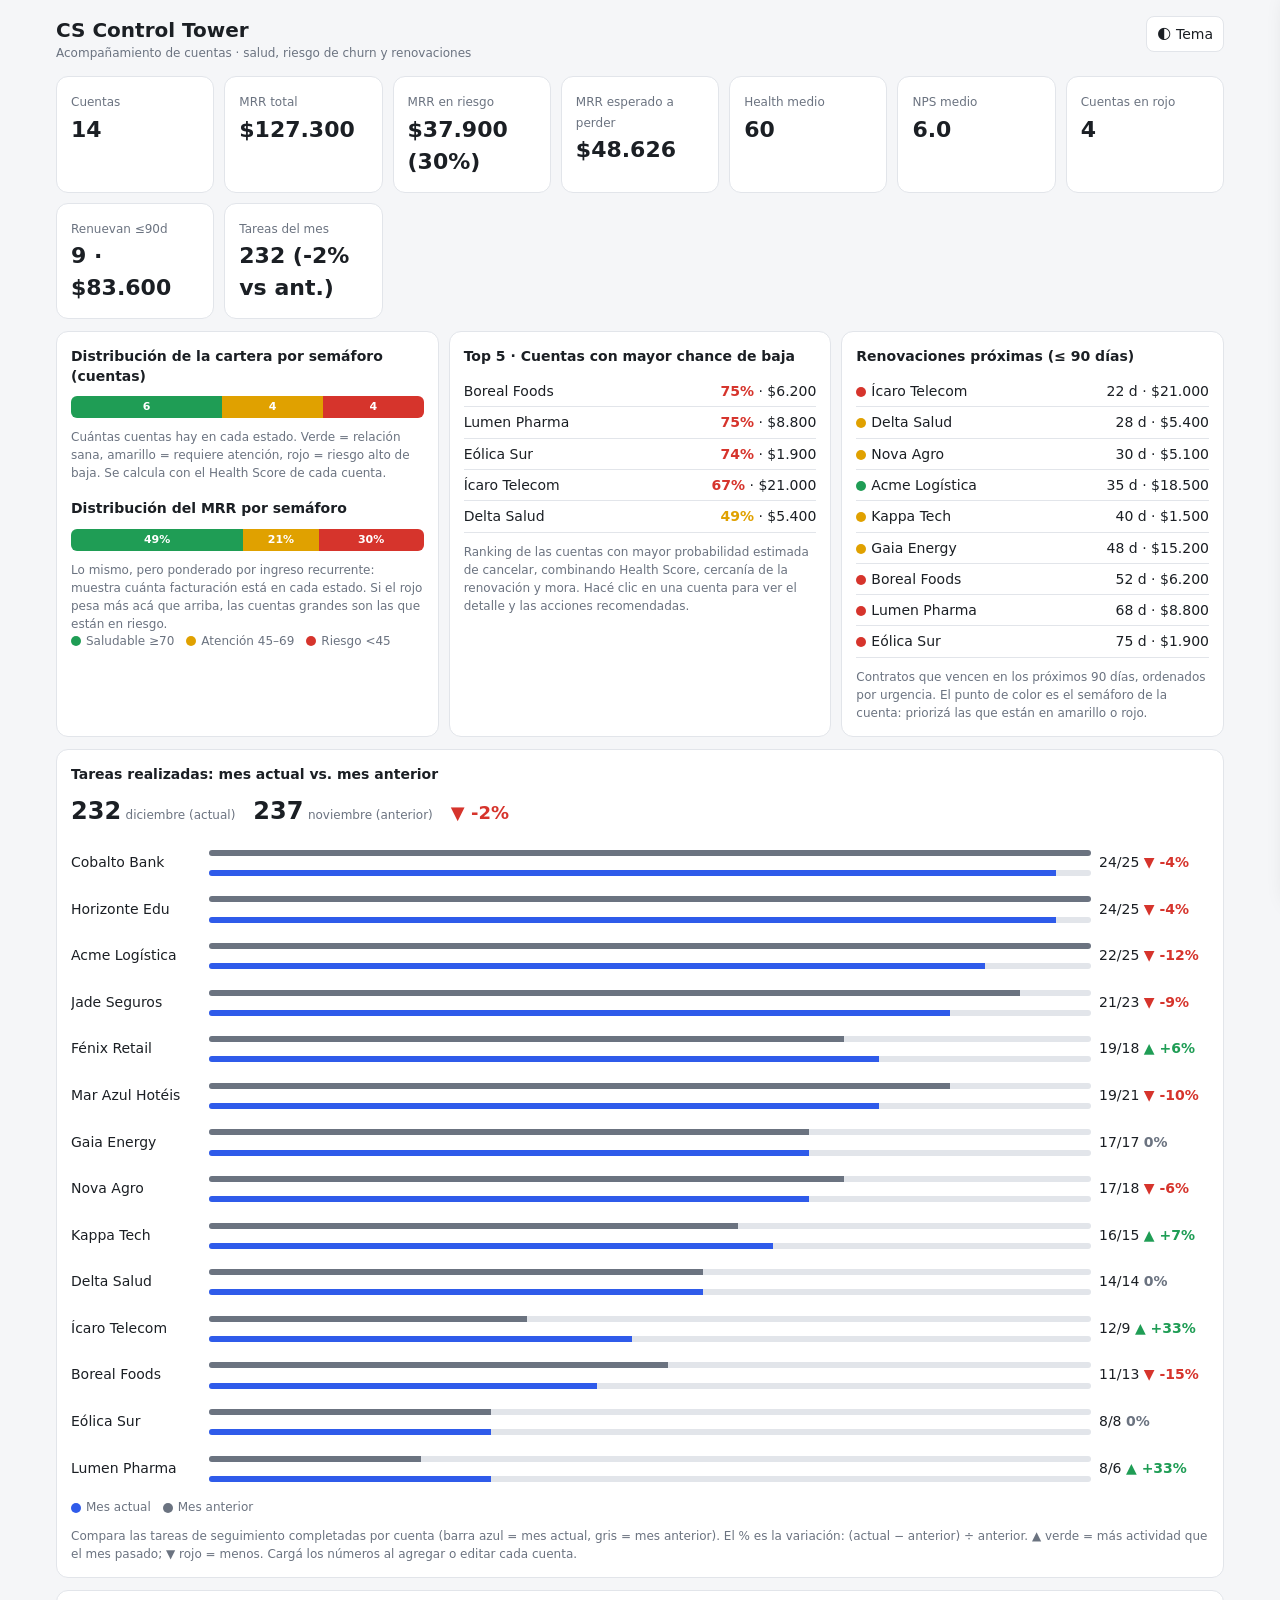
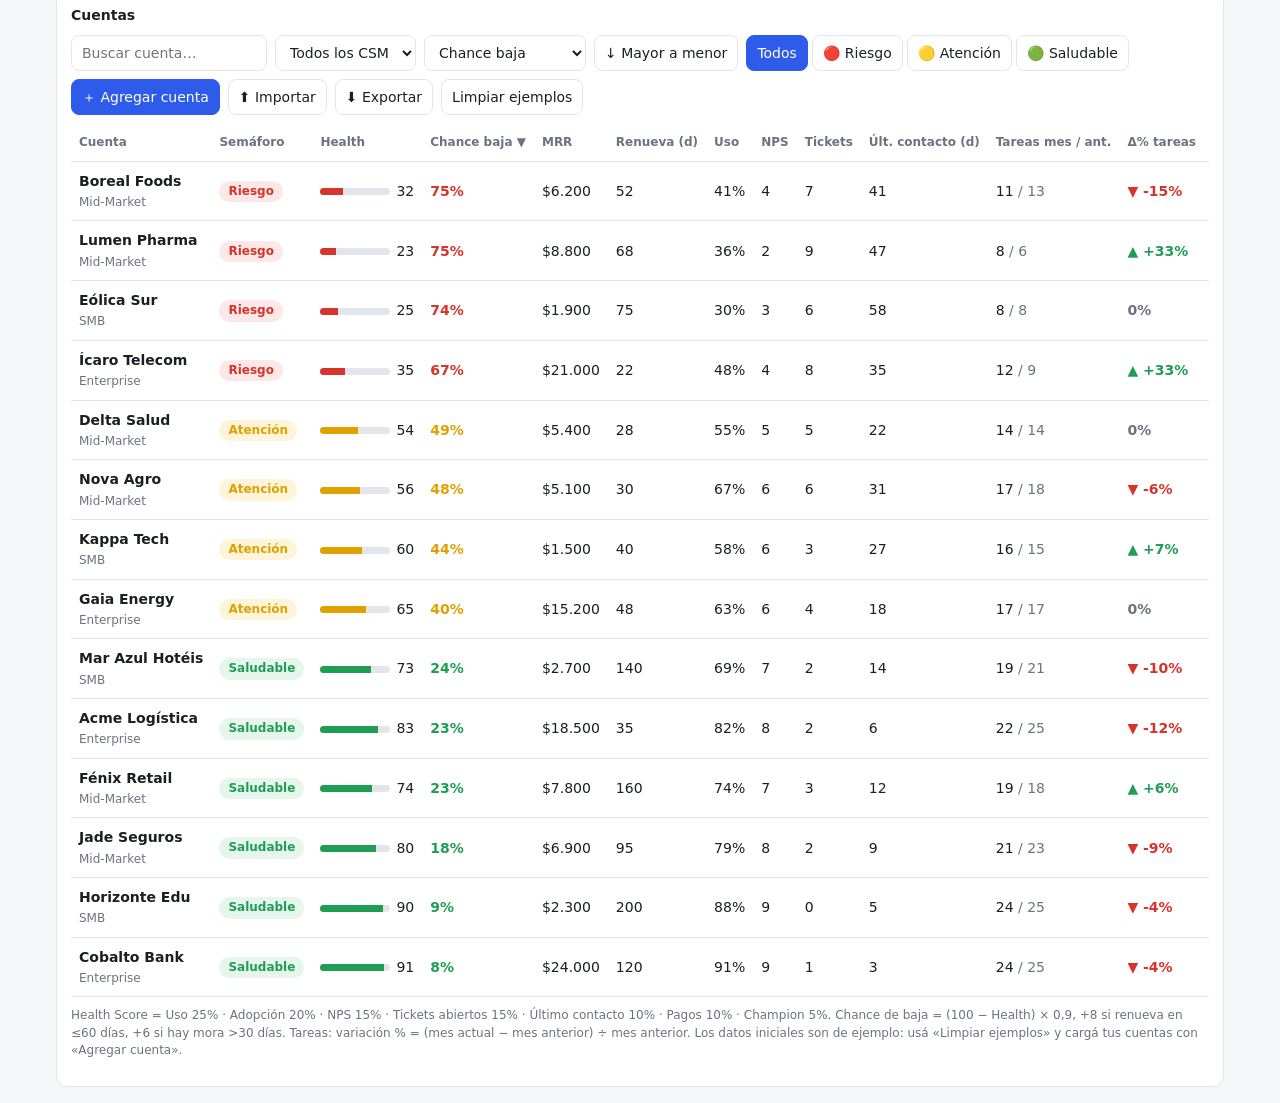
<file: index.html>
<!DOCTYPE html>
<html lang="es">
<head>
<meta charset="utf-8">
<meta name="viewport" content="width=device-width, initial-scale=1, viewport-fit=cover">
<title>CS Control Tower · Acompañamiento de cuentas</title>
<style>
:root{--bg:#f5f6f8;--card:#fff;--tx:#1b1f24;--mut:#6b7380;--bd:#e2e5ea;--g:#1f9d55;--y:#e0a100;--r:#d6342c;--ac:#2f5bea;--gs:#e6f6ec;--ys:#fdf4d9;--rs:#fce8e6;
box-sizing:border-box;padding-top:env(safe-area-inset-top,0px);padding-bottom:env(safe-area-inset-bottom,0px)}
@media(prefers-color-scheme:dark){:root:not([data-theme="light"]){--bg:#12151a;--card:#1b2027;--tx:#e8ebef;--mut:#98a1ad;--bd:#2c333d;--gs:#16301f;--ys:#3a2f0c;--rs:#3b1816;--ac:#6f8dff}}
:root[data-theme="dark"]{--bg:#12151a;--card:#1b2027;--tx:#e8ebef;--mut:#98a1ad;--bd:#2c333d;--gs:#16301f;--ys:#3a2f0c;--rs:#3b1816;--ac:#6f8dff}
*{box-sizing:border-box}html{scroll-padding-top:env(safe-area-inset-top,0px)}
body{margin:0;background:var(--bg);color:var(--tx);font:14px/1.45 system-ui,-apple-system,"Segoe UI",Roboto,sans-serif}
.w{max-width:1200px;margin:0 auto;padding:16px}
header{display:flex;flex-wrap:wrap;gap:10px;align-items:center;justify-content:space-between;margin-bottom:14px}
h1{font-size:20px;margin:0}h1 small{display:block;font-weight:400;color:var(--mut);font-size:12px}
.card{background:var(--card);border:1px solid var(--bd);border-radius:12px;padding:14px}
.kpis{display:grid;grid-template-columns:repeat(auto-fit,minmax(150px,1fr));gap:10px;margin-bottom:12px}
.kpi b{display:block;font-size:22px;margin-top:2px}.kpi span{color:var(--mut);font-size:12px}
.row{display:grid;grid-template-columns:repeat(auto-fit,minmax(300px,1fr));gap:10px;margin-bottom:12px}
h2{font-size:14px;margin:0 0 10px}
.bar{display:flex;height:22px;border-radius:6px;overflow:hidden;margin:6px 0}
.bar i{display:block;color:#fff;font:600 11px/22px system-ui;text-align:center;font-style:normal}
.leg{display:flex;gap:12px;flex-wrap:wrap;color:var(--mut);font-size:12px}
.dot{display:inline-block;width:10px;height:10px;border-radius:50%;margin-right:5px;vertical-align:middle}
.G{background:var(--g)}.Y{background:var(--y)}.R{background:var(--r)}
.tools{display:flex;flex-wrap:wrap;gap:8px;margin-bottom:10px}
input,select,button{font:inherit;color:var(--tx);background:var(--card);border:1px solid var(--bd);border-radius:8px;padding:7px 10px}
button{cursor:pointer}button.on{background:var(--ac);color:#fff;border-color:var(--ac)}
.tw{overflow-x:auto}table{width:100%;border-collapse:collapse;min-width:760px}
th,td{padding:9px 8px;border-bottom:1px solid var(--bd);text-align:left;white-space:nowrap}
th{font-size:12px;color:var(--mut);cursor:pointer;user-select:none}tr.r{cursor:pointer}tr.r:hover{background:var(--bg)}
.pill{display:inline-block;padding:2px 9px;border-radius:99px;font-size:12px;font-weight:600}
.pG{background:var(--gs);color:var(--g)}.pY{background:var(--ys);color:var(--y)}.pR{background:var(--rs);color:var(--r)}
.mb{display:inline-block;width:70px;height:7px;background:var(--bd);border-radius:4px;vertical-align:middle;margin-right:6px;overflow:hidden}
.mb i{display:block;height:100%}
#dr{position:fixed;inset:0 0 0 auto;width:min(420px,100%);background:var(--card);border-left:1px solid var(--bd);box-shadow:-8px 0 24px #0003;transform:translateX(105%);transition:.2s;overflow:auto;padding:16px;padding-top:calc(16px + env(safe-area-inset-top,0px));z-index:5}
#dr.o{transform:none}
.m{margin:8px 0}.m div{display:flex;justify-content:space-between;font-size:12px;color:var(--mut)}
.m .mb{width:100%;height:8px;margin:3px 0 0;display:block}
ul{padding-left:18px;margin:6px 0}
.note{color:var(--mut);font-size:12px;margin-top:10px}
.ds{color:var(--mut);font-size:12px;margin:10px 0 0;line-height:1.5}
.fm{display:grid;grid-template-columns:repeat(auto-fit,minmax(150px,1fr));gap:8px}.fm label{font-size:12px;color:var(--mut);display:flex;flex-direction:column;gap:3px}.fm input,.fm select{width:100%}
.dlt{color:var(--r)}
</style>
</head>
<body>
<div class="w">
<header>
<h1>CS Control Tower<small>Acompañamiento de cuentas · salud, riesgo de churn y renovaciones</small></h1>
<div class="tools"><button id="th">🌓 Tema</button></div>
</header>
<div class="kpis" id="kpis"></div>
<div class="row">
<div class="card"><h2>Distribución de la cartera por semáforo (cuentas)</h2><div id="b1"></div><p class="ds">Cuántas cuentas hay en cada estado. Verde = relación sana, amarillo = requiere atención, rojo = riesgo alto de baja. Se calcula con el Health Score de cada cuenta.</p><h2 style="margin-top:16px">Distribución del MRR por semáforo</h2><div id="b2"></div><p class="ds">Lo mismo, pero ponderado por ingreso recurrente: muestra cuánta facturación está en cada estado. Si el rojo pesa más acá que arriba, las cuentas grandes son las que están en riesgo.</p>
<div class="leg"><span><i class="dot G"></i>Saludable ≥70</span><span><i class="dot Y"></i>Atención 45–69</span><span><i class="dot R"></i>Riesgo &lt;45</span></div></div>
<div class="card"><h2>Top 5 · Cuentas con mayor chance de baja</h2><div id="top"></div><p class="ds">Ranking de las cuentas con mayor probabilidad estimada de cancelar, combinando Health Score, cercanía de la renovación y mora. Hacé clic en una cuenta para ver el detalle y las acciones recomendadas.</p></div>
<div class="card"><h2>Renovaciones próximas (≤ 90 días)</h2><div id="ren"></div><p class="ds">Contratos que vencen en los próximos 90 días, ordenados por urgencia. El punto de color es el semáforo de la cuenta: priorizá las que están en amarillo o rojo.</p></div>
</div>
<div class="card" style="margin-bottom:12px"><h2>Tareas realizadas: mes actual vs. mes anterior</h2><div id="tkb"></div><div class="leg" style="margin-top:8px"><span><i class="dot" style="background:var(--ac)"></i>Mes actual</span><span><i class="dot" style="background:var(--mut)"></i>Mes anterior</span></div><p class="ds">Compara las tareas de seguimiento completadas por cuenta (barra azul = mes actual, gris = mes anterior). El % es la variación: (actual − anterior) ÷ anterior. ▲ verde = más actividad que el mes pasado; ▼ rojo = menos. Cargá los números al agregar o editar cada cuenta.</p></div>
<div class="card">
<h2>Cuentas</h2>
<div class="tools">
<input id="q" placeholder="Buscar cuenta…">
<select id="csm"><option value="">Todos los CSM</option></select><select id="sk" title="Ordenar por"></select><button id="sd"></button>
<span id="fs"></span><button class="on" onclick="fo()">＋ Agregar cuenta</button><button onclick="io()">⬆ Importar</button><button onclick="ex(1)">⬇ Exportar</button><button onclick="cf(this,clr)">Limpiar ejemplos</button>
</div>
<div class="tw"><table><thead><tr id="hd"></tr></thead><tbody id="tb"></tbody></table></div>
<p class="note">Health Score = Uso 25% · Adopción 20% · NPS 15% · Tickets abiertos 15% · Último contacto 10% · Pagos 10% · Champion 5%. Chance de baja = (100 − Health) × 0,9, +8 si renueva en ≤60 días, +6 si hay mora &gt;30 días. Tareas: variación % = (mes actual − mes anterior) ÷ mes anterior. Los datos iniciales son de ejemplo: usá «Limpiar ejemplos» y cargá tus cuentas con «Agregar cuenta».</p>
</div>
</div>
<dialog id="id" style="border:1px solid var(--bd);border-radius:12px;background:var(--card);color:var(--tx);max-width:720px;width:calc(100% - 24px);padding:16px"><h2 style="font-size:17px">Importar cuentas (carga masiva)</h2><p class="ds" style="margin-top:0">Pegá las filas desde Excel o Google Sheets, o subí un archivo CSV. Orden de columnas: <b>Cuenta, CSM, Plan, MRR, Renueva en (días), Uso %, Adopción %, NPS, Tickets, Últ. contacto (d), Mora (d), Champion (Sí/No), Tareas mes actual, Tareas mes anterior</b>. La fila de títulos es opcional. Si el nombre ya existe, la cuenta se <b>actualiza</b>; si no, se <b>agrega</b>. Para editar en masa: exportá, cambiá en Excel y volvé a importar.</p><input type="file" id="imf" accept=".csv,.tsv,.txt"><textarea id="imt" rows="9" style="width:100%;margin-top:8px;font:12px monospace;color:var(--tx);background:var(--bg);border:1px solid var(--bd);border-radius:8px;padding:8px" placeholder="Acme Logística	Ana	Enterprise	18500	35	82	76	8	2	6	0	Sí	22	18"></textarea><p id="ie" class="ds"></p><div class="tools" style="margin-top:8px"><button class="on" onclick="imp()">Importar</button><button onclick="ex(0)">⬇ Plantilla CSV</button><button onclick="document.getElementById('id').close()">Cerrar</button></div></dialog>
<dialog id="fd" style="border:1px solid var(--bd);border-radius:12px;background:var(--card);color:var(--tx);max-width:600px;width:calc(100% - 24px);padding:16px"><h2 id="ft" style="font-size:17px">Agregar cuenta</h2><div class="fm" id="ff"></div><p class="ds">Mes actual: <b id="m1"></b> · Mes anterior: <b id="m2"></b>. Cargá cuántas tareas realizaste en cada uno para ver la variación %.</p><p id="fe" style="color:var(--r);font-size:12px;margin:6px 0 0"></p><div class="tools" style="margin-top:10px"><button class="on" onclick="sv()">Guardar</button><button onclick="document.getElementById('fd').close()">Cancelar</button></div></dialog>
<aside id="dr"></aside>
<script>
let DATA=[];const SEED=[
["Acme Logística","Ana","Enterprise",18500,35,82,76,8,2,6,0,1],
["Boreal Foods","Bruno","Mid-Market",6200,52,41,38,4,7,41,35,0],
["Cobalto Bank","Ana","Enterprise",24000,120,91,88,9,1,3,0,1],
["Delta Salud","Carla","Mid-Market",5400,28,55,47,5,5,22,12,1],
["Eólica Sur","Bruno","SMB",1900,75,30,25,3,6,58,48,0],
["Fénix Retail","Carla","Mid-Market",7800,160,74,69,7,3,12,0,1],
["Gaia Energy","Ana","Enterprise",15200,48,63,58,6,4,18,0,1],
["Horizonte Edu","Diego","SMB",2300,200,88,81,9,0,5,0,1],
["Ícaro Telecom","Diego","Enterprise",21000,22,48,44,4,8,35,28,0],
["Jade Seguros","Carla","Mid-Market",6900,95,79,72,8,2,9,0,1],
["Kappa Tech","Bruno","SMB",1500,40,58,61,6,3,27,0,0],
["Lumen Pharma","Ana","Mid-Market",8800,68,36,33,2,9,47,40,0],
["Mar Azul Hotéis","Diego","SMB",2700,140,69,64,7,2,14,0,1],
["Nova Agro","Carla","Mid-Market",5100,30,67,50,6,6,31,5,1]
].map(a=>({n:a[0],csm:a[1],plan:a[2],mrr:a[3],ren:a[4],uso:a[5],ado:a[6],nps:a[7],tk:a[8],lc:a[9],mora:a[10],ch:a[11],tm:Math.round(a[5]/6+a[7]),tp:Math.round(a[5]/6+a[7]+(a[3]%7)-3)}));
const cl=(x,a=0,b=100)=>Math.max(a,Math.min(b,x));
function calc(a){
a.m={uso:a.uso,ado:a.ado,nps:a.nps*10,tk:cl(100-a.tk*12),lc:cl(100-a.lc*2.5),pg:cl(100-Math.min(a.mora,60)*1.6),ch:a.ch?100:20};
a.h=Math.round(.25*a.m.uso+.2*a.m.ado+.15*a.m.nps+.15*a.m.tk+.1*a.m.lc+.1*a.m.pg+.05*a.m.ch);
a.p=Math.round(cl((100-a.h)*.9+(a.ren<=60?8:0)+(a.mora>30?6:0),2,97));
a.s=a.h>=70?"G":a.h>=45?"Y":"R";
a.pc=a.tp>0?Math.round((a.tm-a.tp)/a.tp*100):(a.tm>0?100:0);
return a}
const $=id=>document.getElementById(id),fmt=n=>"$"+n.toLocaleString("es-AR"),col={G:"var(--g)",Y:"var(--y)",R:"var(--r)"},lab={G:"Saludable",Y:"Atención",R:"Riesgo"};
const sc=v=>v>=70?"G":v>=45?"Y":"R";
let st={q:"",csm:"",s:"",k:"p",d:-1};
const cols=[["n","Cuenta"],["s","Semáforo"],["h","Health"],["p","Chance baja"],["mrr","MRR"],["ren","Renueva (d)"],["uso","Uso"],["nps","NPS"],["tk","Tickets"],["lc","Últ. contacto (d)"],["tm","Tareas mes / ant."],["pc","Δ% tareas"],["csm","CSM"],["_",""]];
function bar(v,s){return `<span class="mb"><i style="width:${v}%;background:${col[s]}"></i></span>`}
function kpis(){
const T=DATA.reduce((x,a)=>x+a.mrr,0),R=DATA.filter(a=>a.s=="R"),risk=R.reduce((x,a)=>x+a.mrr,0);
const exp=DATA.reduce((x,a)=>x+a.mrr*a.p/100,0),ren=DATA.filter(a=>a.ren<=90);
const nps=(DATA.reduce((x,a)=>x+a.nps,0)/DATA.length).toFixed(1),hs=Math.round(DATA.reduce((x,a)=>x+a.h,0)/DATA.length);
const k=[["Cuentas",DATA.length],["MRR total",fmt(T)],["MRR en riesgo",fmt(risk)+" ("+Math.round(risk/T*100)+"%)"],["MRR esperado a perder",fmt(Math.round(exp))],["Health medio",hs],["NPS medio",nps],["Cuentas en rojo",R.length],["Renuevan ≤90d",ren.length+" · "+fmt(ren.reduce((x,a)=>x+a.mrr,0))],["Tareas del mes",tt().a+" ("+tt().s+" vs ant.)"]];
$("kpis").innerHTML=k.map(x=>`<div class="card kpi"><span>${x[0]}</span><b>${x[1]}</b></div>`).join("");
const seg=(f)=>["G","Y","R"].map(s=>{const v=DATA.filter(a=>a.s==s).reduce((x,a)=>x+f(a),0);return[s,v]});
const draw=(el,f,tot,u)=>$(el).innerHTML=`<div class="bar">${seg(f).filter(x=>x[1]).map(x=>`<i class="${x[0]}" style="width:${x[1]/tot*100}%">${u(x[1])}</i>`).join("")}</div>`;
draw("b1",()=>1,DATA.length,v=>v);draw("b2",a=>a.mrr,T,v=>Math.round(v/T*100)+"%");
$("top").innerHTML=[...DATA].sort((a,b)=>b.p-a.p).slice(0,5).map(a=>`<div style="display:flex;justify-content:space-between;gap:8px;padding:5px 0;border-bottom:1px solid var(--bd);cursor:pointer" onclick="op('${a.n}')"><span>${a.n}</span><span><b style="color:${col[a.s]}">${a.p}%</b> · ${fmt(a.mrr)}</span></div>`).join("");
$("ren").innerHTML=[...ren].sort((a,b)=>a.ren-b.ren).map(a=>`<div style="display:flex;justify-content:space-between;gap:8px;padding:5px 0;border-bottom:1px solid var(--bd);cursor:pointer" onclick="op('${a.n}')"><span><i class="dot ${a.s}"></i>${a.n}</span><span>${a.ren} d · ${fmt(a.mrr)}</span></div>`).join("");
}
function table(){$("sk").value=st.k;$("sd").textContent=st.d>0?"↑ Menor a mayor":"↓ Mayor a menor";
$("hd").innerHTML=cols.map(c=>`<th onclick="so('${c[0]}')">${c[1]}${st.k==c[0]?(st.d>0?" ▲":" ▼"):""}</th>`).join("");
let L=DATA.filter(a=>(!st.q||a.n.toLowerCase().includes(st.q))&&(!st.csm||a.csm==st.csm)&&(!st.s||a.s==st.s));
const key=st.k=="p"||st.k=="n"||st.k=="csm"||st.k=="s"?st.k:st.k;
L.sort((a,b)=>{const f=x=>st.k=="s"?x.h:(typeof x[st.k]=="string"?x[st.k].toLowerCase():x[st.k]);return(f(a)>f(b)?1:f(a)<f(b)?-1:0)*st.d});
$("tb").innerHTML=L.map(a=>`<tr class="r" onclick="op('${a.n}')"><td><b>${a.n}</b><br><span style="color:var(--mut);font-size:12px">${a.plan}</span></td><td><span class="pill p${a.s}">${lab[a.s]}</span></td><td>${bar(a.h,a.s)}${a.h}</td><td><b style="color:${col[a.s]}">${a.p}%</b></td><td>${fmt(a.mrr)}</td><td>${a.ren}</td><td>${a.uso}%</td><td>${a.nps}</td><td>${a.tk}</td><td>${a.lc}</td><td>${a.tm}<span style="color:var(--mut)"> / ${a.tp}</span></td><td>${pt(a)}</td><td>${a.csm}</td><td><button onclick="event.stopPropagation();ed('${a.n}')">✏️ Editar</button></td></tr>`).join("")||`<tr><td colspan="14">Sin resultados</td></tr>`;
}
function so(k){if(k=="_")return;st.d=st.k==k?-st.d:(k=="n"||k=="csm"?1:-1);st.k=k;table()}
function filt(){$("fs").innerHTML=[["","Todos"],["R","🔴 Riesgo"],["Y","🟡 Atención"],["G","🟢 Saludable"]].map(x=>`<button class="${st.s==x[0]?"on":""}" onclick="st.s='${x[0]}';filt();table()">${x[1]}</button>`).join(" ")}
function acts(a){
const r=[];
if(a.mora>30)r.push("Escalar cobranza con Finanzas y definir plan de pago antes de la renovación.");
if(a.uso<50)r.push("Agendar sesión de re-onboarding enfocada en los casos de uso de mayor valor.");
if(a.ado<50)r.push("Plan de adopción: activar 2–3 funcionalidades clave con campeón del cliente.");
if(a.tk>=5)r.push("Revisar tickets abiertos con Soporte y comprometer fechas de resolución.");
if(a.lc>30)r.push("Retomar contacto ejecutivo: reunión con sponsor en los próximos 7 días.");
if(!a.ch)r.push("Identificar y desarrollar un nuevo champion; mapear stakeholders.");
if(a.nps<=6)r.push("Cerrar el loop del NPS: llamada con el detractor y plan de acción.");
if(a.ren<=60)r.push("Iniciar playbook de renovación (QBR + propuesta de valor entregado).");
if(!r.length)r.push("Cuenta sana: explorar upsell/cross-sell y pedir referencia o caso de éxito.");
return r;
}
function op(n){
const a=DATA.find(x=>x.n==n);
const M=[["Uso de producto",a.m.uso,a.uso+"%"],["Adopción de features",a.m.ado,a.ado+"%"],["NPS",a.m.nps,a.nps+"/10"],["Tickets abiertos",a.m.tk,a.tk],["Último contacto",a.m.lc,a.lc+" días"],["Pagos",a.m.pg,a.mora?a.mora+" días de mora":"Al día"],["Champion activo",a.m.ch,a.ch?"Sí":"No"]];
$("dr").innerHTML=`<button onclick="cl2()" style="float:right">✕</button><h2 style="font-size:18px">${a.n}</h2><p style="color:var(--mut);margin:0 0 10px">${a.plan} · CSM ${a.csm} · ${fmt(a.mrr)}/mes · renueva en ${a.ren} días</p>
<div style="display:flex;gap:10px;margin-bottom:10px"><div class="card" style="flex:1"><span class="pill p${a.s}">${lab[a.s]}</span><b style="display:block;font-size:24px">${a.h}</b><span style="color:var(--mut);font-size:12px">Health Score</span></div><div class="card" style="flex:1"><b style="display:block;font-size:24px;margin-top:22px;color:${col[a.s]}">${a.p}%</b><span style="color:var(--mut);font-size:12px">Chance de baja</span></div></div>
<h2>Métricas</h2>${M.map(m=>{const s=sc(m[1]);return`<div class="m"><div><span>${m[0]}</span><b style="color:${col[s]}">${m[2]}</b></div><span class="mb"><i style="width:${m[1]}%;background:${col[s]}"></i></span></div>`}).join("")}
<h2 style="margin-top:14px">Acciones recomendadas</h2><ul>${acts(a).map(x=>`<li>${x}</li>`).join("")}</ul>
<p class="note">MRR esperado a perder: ${fmt(Math.round(a.mrr*a.p/100))}/mes</p><h2 style="margin-top:14px">Tareas realizadas</h2><p style="margin:4px 0">${a.tm} este mes vs ${a.tp} el mes anterior · ${pt(a)}</p><div class="tools" style="margin-top:14px"><button onclick="ed('${a.n}')">✏️ Editar</button><button class="dlt" onclick="cf(this,()=>rm('${a.n}'))">🗑 Eliminar</button></div>`;
$("dr").classList.add("o");
}
function cl2(){$("dr").classList.remove("o")}
$("q").oninput=e=>{st.q=e.target.value.toLowerCase();table()};
$("csm").onchange=e=>{st.csm=e.target.value;table()};

$("th").onclick=()=>{const r=document.documentElement,d=matchMedia("(prefers-color-scheme:dark)").matches;const cur=r.dataset.theme||(d?"dark":"light");r.dataset.theme=cur=="dark"?"light":"dark"};
const mn=d=>d.toLocaleString("es-AR",{month:"long"}),NOW=new Date(),MC=mn(NOW),MP=mn(new Date(NOW.getFullYear(),NOW.getMonth()-1,1));
const san=s=>String(s).replace(/['"\\<>&`]/g,"").trim(),LS="cs_accounts_v1";
const F=[["n","Cuenta","text"],["csm","CSM responsable","text"],["plan","Plan","sel"],["mrr","MRR ($/mes)","number"],["ren","Renueva en (días)","number"],["uso","Uso de producto (%)","number"],["ado","Adopción de features (%)","number"],["nps","NPS (0–10)","number"],["tk","Tickets abiertos","number"],["lc","Último contacto (días)","number"],["mora","Mora de pago (días)","number"],["ch","Champion activo","ch"],["tm","Tareas realizadas · mes actual","number"],["tp","Tareas realizadas · mes anterior","number"]];
let EO=null,store=null;
function tt(){const a=DATA.reduce((x,c)=>x+c.tm,0),p=DATA.reduce((x,c)=>x+c.tp,0),c=p?Math.round((a-p)/p*100):(a?100:0);return{a,p,c,s:(c>0?"+":"")+c+"%"}}
function pt(a){const c=a.pc;return`<b style="color:${c>0?"var(--g)":c<0?"var(--r)":"var(--mut)"}">${c>0?"▲ +":c<0?"▼ ":""}${c}%</b>`}
function tasks(){const t=tt(),mx=Math.max(1,...DATA.map(a=>Math.max(a.tm,a.tp)));
$("tkb").innerHTML=`<div style="display:flex;gap:18px;flex-wrap:wrap;align-items:baseline;margin-bottom:10px"><span><b style="font-size:24px">${t.a}</b> <span class="ds">${MC} (actual)</span></span><span><b style="font-size:24px">${t.p}</b> <span class="ds">${MP} (anterior)</span></span><span style="font-size:18px">${pt({pc:t.c})}</span></div>`+[...DATA].sort((a,b)=>b.tm-a.tm).map(a=>`<div style="display:grid;grid-template-columns:130px 1fr 110px;gap:8px;align-items:center;padding:3px 0"><span style="overflow:hidden;text-overflow:ellipsis;white-space:nowrap">${a.n}</span><span><span class="mb" style="width:100%;height:6px;margin:1px 0"><i style="width:${a.tp/mx*100}%;background:var(--mut)"></i></span><span class="mb" style="width:100%;height:6px;margin:1px 0"><i style="width:${a.tm/mx*100}%;background:var(--ac)"></i></span></span><span>${a.tm}/${a.tp} ${pt(a)}</span></div>`).join("")}
function csmOpts(){const v=st.csm;$("csm").innerHTML='<option value="">Todos los CSM</option>'+[...new Set(DATA.map(a=>a.csm))].map(c=>`<option${c==v?" selected":""}>${c}</option>`).join("")}
function render(){
if(DATA.length){kpis()}else{$("kpis").innerHTML='<div class="card" style="grid-column:1/-1">Todavía no hay cuentas. Usá «＋ Agregar cuenta» para cargar las tuyas.</div>';["b1","b2","top","ren"].forEach(i=>$(i).innerHTML="")}
tasks();csmOpts();filt();table()}
function save(){const j=JSON.stringify({a:DATA.map(a=>({n:a.n,csm:a.csm,plan:a.plan,mrr:a.mrr,ren:a.ren,uso:a.uso,ado:a.ado,nps:a.nps,tk:a.tk,lc:a.lc,mora:a.mora,ch:a.ch,tm:a.tm,tp:a.tp}))});try{localStorage.setItem(LS,j)}catch(e){}if(store)store.set({j}).catch(()=>{})}
function load(j){try{const o=JSON.parse(j);if(o&&Array.isArray(o.a)){DATA=o.a.map(calc);return true}}catch(e){}return false}
function cf(b,fn){if(b.dataset.c)return fn();b.dataset.t=b.textContent;b.dataset.c=1;b.textContent="¿Seguro? Confirmar";setTimeout(()=>{delete b.dataset.c;b.textContent=b.dataset.t},4000)}
function clr(){DATA=[];save();render()}
function fo(a){EO=a?a.n:null;const v=a||{n:"",csm:"",plan:"Mid-Market",mrr:0,ren:90,uso:50,ado:50,nps:7,tk:0,lc:7,mora:0,ch:1,tm:0,tp:0};
$("ft").textContent=a?"Editar cuenta":"Agregar cuenta";$("fe").textContent="";
$("ff").innerHTML=F.map(f=>{const x=v[f[0]];const i=f[2]=="sel"?`<select id="f_plan">${["Enterprise","Mid-Market","SMB"].map(p=>`<option${p==x?" selected":""}>${p}</option>`).join("")}</select>`:f[2]=="ch"?`<select id="f_ch"><option value="1"${x?" selected":""}>Sí</option><option value="0"${x?"":" selected"}>No</option></select>`:`<input id="f_${f[0]}" type="${f[2]}" value="${x}"${f[2]=="number"?' min="0"':""}>`;return`<label>${f[1]}${i}</label>`}).join("");
$("m1").textContent=MC;$("m2").textContent=MP;cl2();$("fd").showModal()}
function ed(n){fo(DATA.find(x=>x.n==n))}
const HD=["Cuenta","CSM","Plan","MRR","Renueva en (dias)","Uso %","Adopcion %","NPS","Tickets","Ultimo contacto (dias)","Mora (dias)","Champion","Tareas mes actual","Tareas mes anterior"];
function io(){$("ie").textContent="";$("imt").value="";$("id").showModal()}
$("imf").onchange=e=>{const f=e.target.files[0];if(!f)return;const r=new FileReader();r.onload=()=>{$("imt").value=r.result;$("ie").textContent="Archivo cargado: "+f.name+". Revisá y tocá Importar."};r.readAsText(f)};
function toCsv(rows){return rows.map(r=>r.map(c=>{c=String(c);return /[;"\n]/.test(c)?'"'+c.replace(/"/g,'""')+'"':c}).join(";")).join("\n")}
async function ex(w){const rows=[HD].concat(w?DATA.map(a=>[a.n,a.csm,a.plan,a.mrr,a.ren,a.uso,a.ado,a.nps,a.tk,a.lc,a.mora,a.ch?"Si":"No",a.tm,a.tp]):[["Acme Logistica","Ana","Enterprise",18500,35,82,76,8,2,6,0,"Si",22,18]]);const csv="\ufeff"+toCsv(rows);
try{if(typeof claude==="undefined"){const a=document.createElement("a");a.href=URL.createObjectURL(new Blob([csv],{type:"text/csv;charset=utf-8"}));a.download=w?"cuentas-cs.csv":"plantilla-cuentas-cs.csv";a.click();return}const d=await claude.use("downloads");if(!d)throw 0;await d.save({filename:w?"cuentas-cs.csv":"plantilla-cuentas-cs.csv",data:csv})}catch(e){$("imt").value=csv.slice(1);$("ie").textContent="No se pudo descargar el archivo. Copiá este texto y pegalo en Excel o Google Sheets.";if(!$("id").open)$("id").showModal()}}
function imp(){const t=$("imt").value.replace(/\r/g,"").split("\n").filter(l=>l.trim());if(!t.length){$("ie").textContent="No hay filas para importar.";return}
const nm=s=>{const x=parseFloat(String(s||"").replace(/[$\s%]/g,"").replace(",","."));return isNaN(x)||x<0?0:x};
const sp=l=>{const d=l.includes("\t")?"\t":l.includes(";")?";":",";return l.split(d).map(c=>c.trim().replace(/^"|"$/g,""))};
let add=0,upd=0,skip=0;
t.forEach((l,k)=>{const c=sp(l);if(k==0&&isNaN(parseFloat(String(c[3]||"").replace(",",".")))&&c.length>3)return;const n=san(c[0]||"");if(!n){skip++;return}
const pl=(c[2]||"").toLowerCase();const o={n,csm:san(c[1]||"")||"Sin CSM",plan:pl.startsWith("ent")?"Enterprise":pl.startsWith("smb")||pl.startsWith("peq")?"SMB":"Mid-Market",mrr:nm(c[3]),ren:Math.round(nm(c[4])),uso:Math.min(100,nm(c[5])),ado:Math.min(100,nm(c[6])),nps:Math.min(10,nm(c[7])),tk:Math.round(nm(c[8])),lc:Math.round(nm(c[9])),mora:Math.round(nm(c[10])),ch:/^(s|y|1|t|v)/i.test((c[11]||"").trim())?1:0,tm:Math.round(nm(c[12])),tp:Math.round(nm(c[13]))};
calc(o);const i=DATA.findIndex(x=>x.n.toLowerCase()==n.toLowerCase());if(i>=0){DATA[i]=o;upd++}else{DATA.push(o);add++}});
save();render();$("ie").textContent=add+" cuentas nuevas, "+upd+" actualizadas"+(skip?", "+skip+" filas omitidas (sin nombre)":"")+"."}
function rm(n){DATA=DATA.filter(x=>x.n!=n);save();render();cl2()}
function sv(){const g=k=>$("f_"+k).value,num=(k,hi)=>{let x=parseFloat(g(k));x=isNaN(x)||x<0?0:x;return hi?Math.min(x,hi):x};
const n=san(g("n"));if(!n){$("fe").textContent="Poné el nombre de la cuenta.";return}
const o={n,csm:san(g("csm"))||"Sin CSM",plan:g("plan"),mrr:num("mrr"),ren:Math.round(num("ren")),uso:num("uso",100),ado:num("ado",100),nps:num("nps",10),tk:Math.round(num("tk")),lc:Math.round(num("lc")),mora:Math.round(num("mora")),ch:+g("ch"),tm:Math.round(num("tm")),tp:Math.round(num("tp"))};
const i=EO?DATA.findIndex(x=>x.n==EO):-1;let c=2;while(DATA.some((x,j)=>x.n==o.n&&j!=i)){o.n=n+" ("+(c++)+")"}
calc(o);if(i>=0)DATA[i]=o;else DATA.push(o);save();render();$("fd").close()}
$("sk").innerHTML=cols.filter(c=>c[0]!="_").map(c=>`<option value="${c[0]}">${c[1]}</option>`).join("");
$("sk").onchange=e=>{st.k=e.target.value;table()};
$("sd").onclick=()=>{st.d=-st.d;table()};
let ls=null;try{ls=localStorage.getItem(LS)}catch(e){}
if(!(ls&&load(ls)))DATA=SEED.map(calc);
render();
(async()=>{try{if(typeof claude==="undefined")return;const[u,db]=await Promise.all([claude.use("user"),claude.use("db")]);if(!u||!db)return;const id=await u.id();if(!id)return;store=db.collection("data/users/"+id).doc("cs");const s=await store.get();const j=s.exists&&s.data().j;if(j&&load(j)){try{localStorage.setItem(LS,j)}catch(e){}render()}else save()}catch(e){}})();
</script>
</body>
</html>
</file>
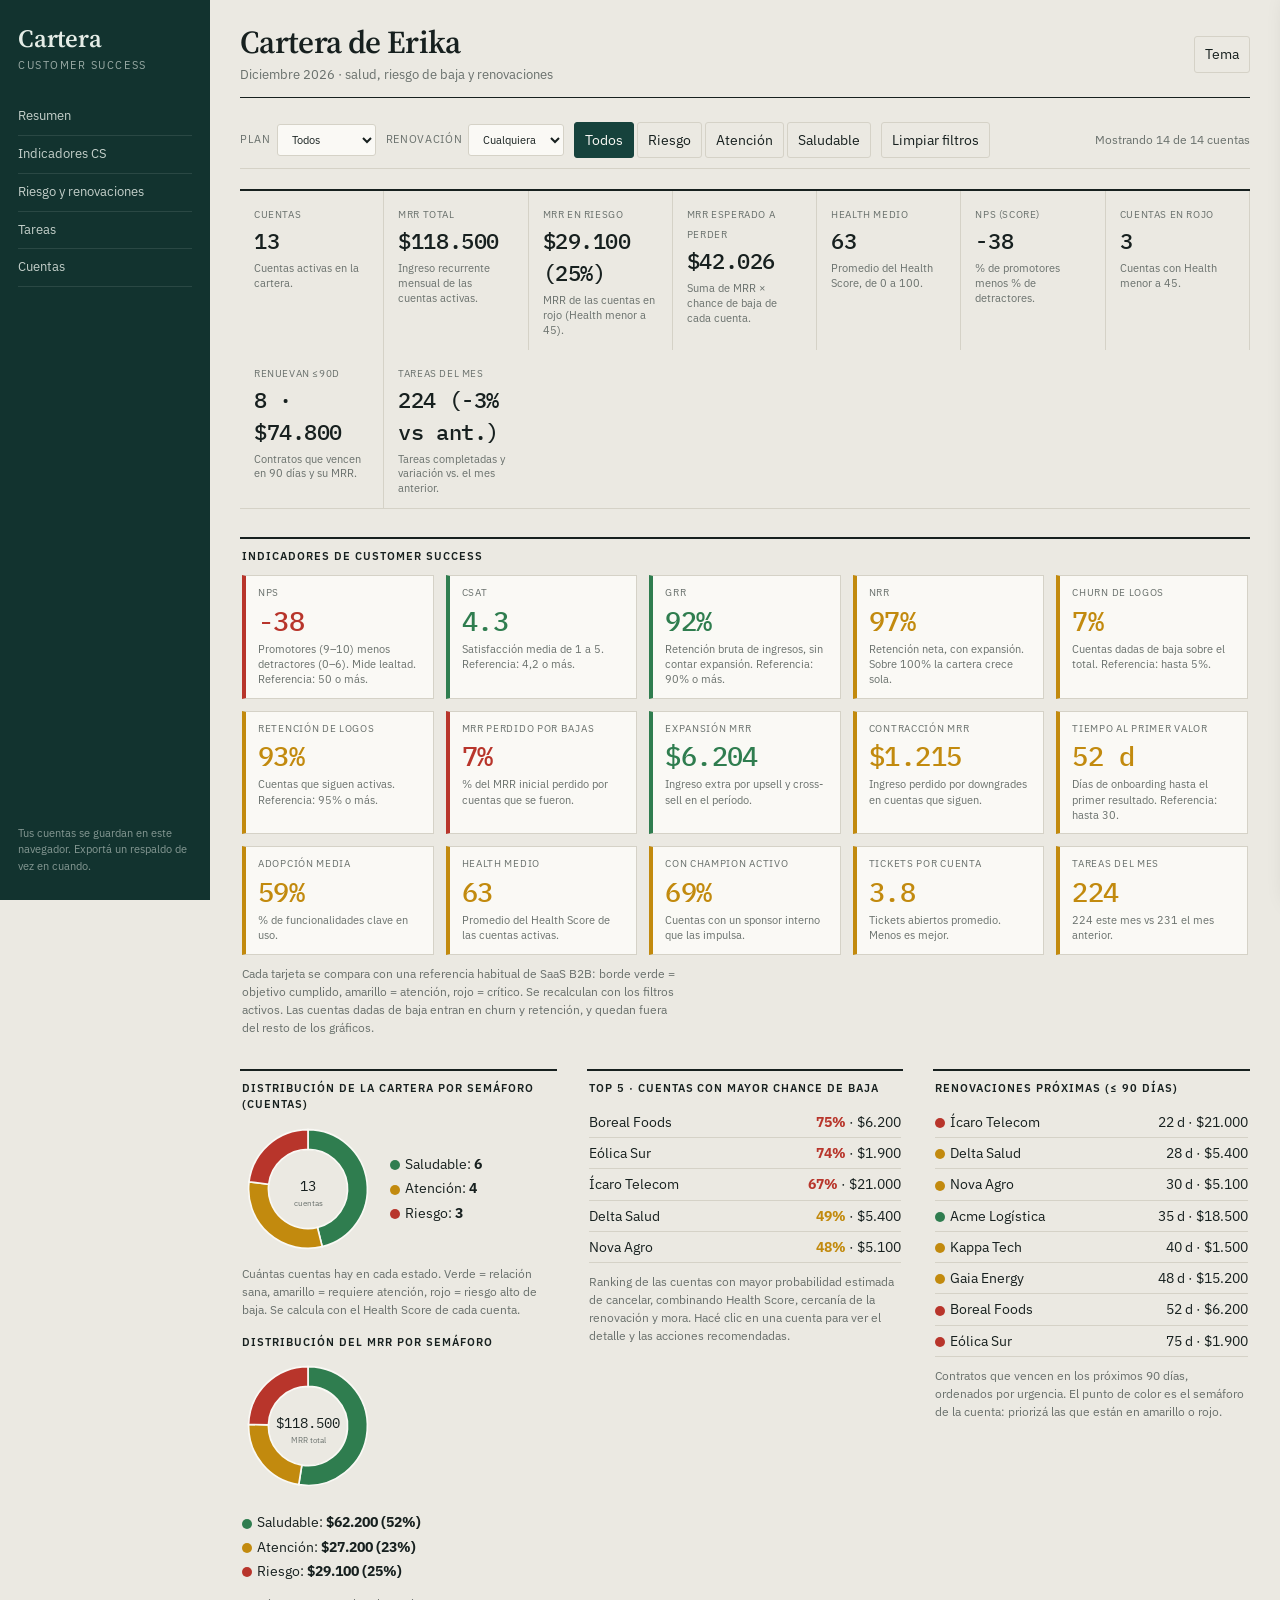
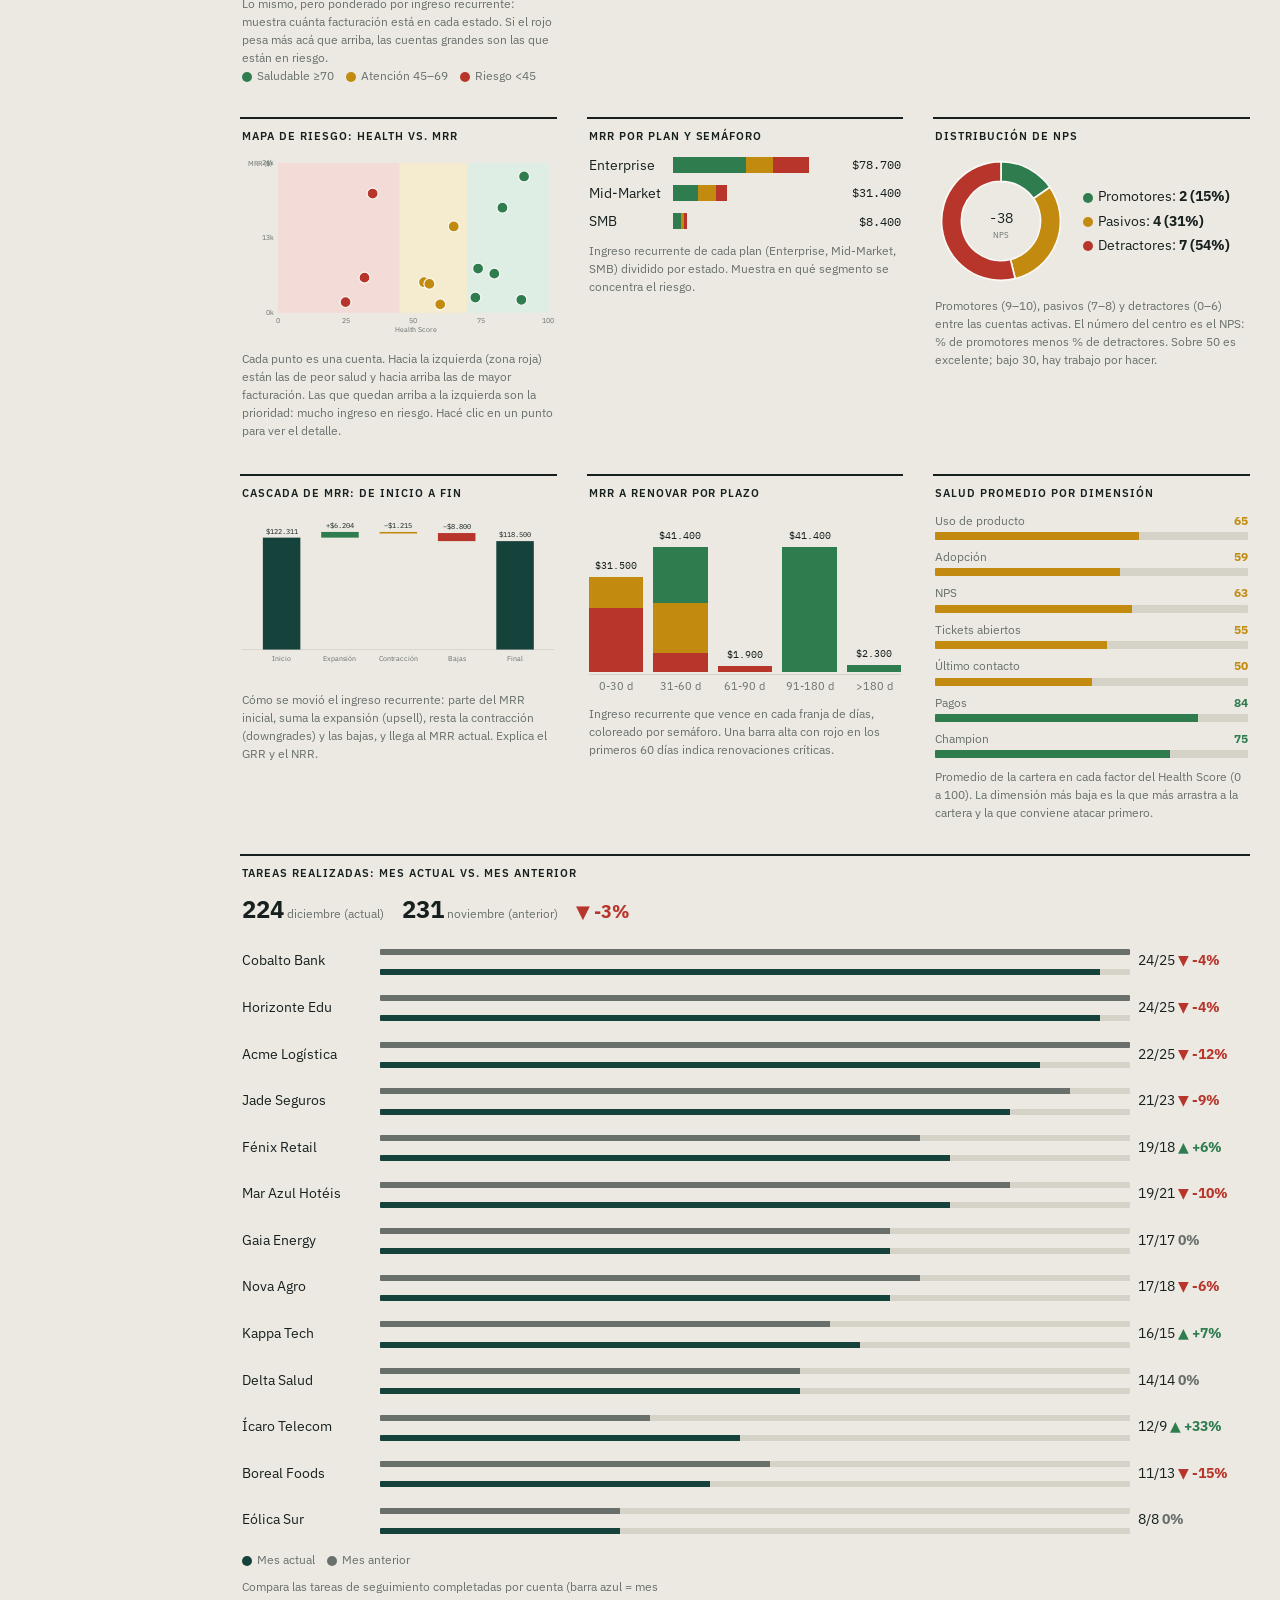
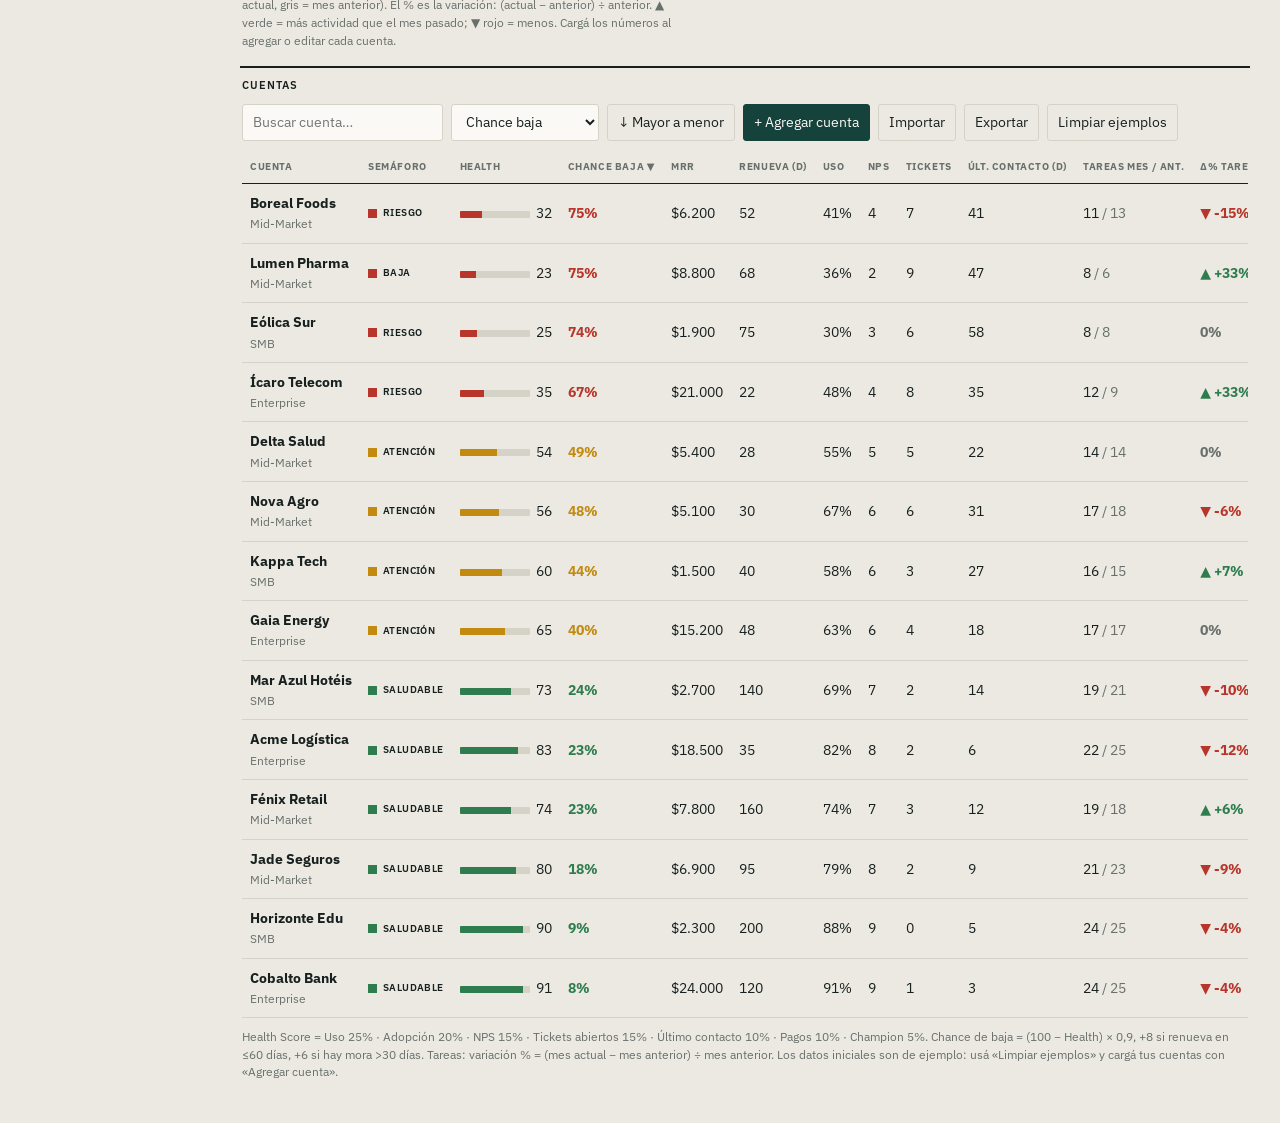
<file: cs/index.html>
<!DOCTYPE html>
<html lang="es">
<head>
<meta charset="utf-8">
<meta name="viewport" content="width=device-width, initial-scale=1, viewport-fit=cover">
<title>Cartera · Customer Success</title>
<link rel="stylesheet" href="styles.css">
<link rel="preconnect" href="https://fonts.googleapis.com"><link href="https://fonts.googleapis.com/css2?family=IBM+Plex+Mono:wght@400;500&family=Source+Serif+4:wght@500;600&family=IBM+Plex+Sans:wght@400;500;600&display=swap" rel="stylesheet">
</head>
<body>
<aside id="sb"><div class="wm">Cartera<small>Customer Success</small></div><nav><a href="#s-resumen">Resumen</a><a href="#s-ind">Indicadores CS</a><a href="#s-riesgo">Riesgo y renovaciones</a><a href="#s-tareas">Tareas</a><a href="#s-cuentas">Cuentas</a></nav><p class="sf">Tus cuentas se guardan en este navegador. Exportá un respaldo de vez en cuando.</p></aside>
<div class="w">
<header>
<h1>Cartera de Erika<small id="dt"></small></h1>
<div class="tools"><button id="th">Tema</button></div>
</header>
<div id="fb"><label>Plan <select id="fp"><option value="">Todos</option><option>Enterprise</option><option>Mid-Market</option><option>SMB</option></select></label><label>Renovación <select id="fr"><option value="">Cualquiera</option><option value="30">≤ 30 días</option><option value="60">≤ 60 días</option><option value="90">≤ 90 días</option><option value="180">≤ 180 días</option></select></label><span id="fs"></span><button id="fx">Limpiar filtros</button><span id="fc" class="ds"></span></div>
<span id="s-resumen"></span><div class="kpis" id="kpis"></div>
<span id="s-ind"></span><div class="card" style="margin-bottom:28px"><h2>Indicadores de Customer Success</h2><div id="ind" class="indg"></div><p class="ds">Cada tarjeta se compara con una referencia habitual de SaaS B2B: borde verde = objetivo cumplido, amarillo = atención, rojo = crítico. Se recalculan con los filtros activos. Las cuentas dadas de baja entran en churn y retención, y quedan fuera del resto de los gráficos.</p></div>
<div class="row">
<div class="card"><h2>Distribución de la cartera por semáforo (cuentas)</h2><div id="c1"></div><p class="ds">Cuántas cuentas hay en cada estado. Verde = relación sana, amarillo = requiere atención, rojo = riesgo alto de baja. Se calcula con el Health Score de cada cuenta.</p><h2 style="margin-top:16px">Distribución del MRR por semáforo</h2><div id="c2"></div><p class="ds">Lo mismo, pero ponderado por ingreso recurrente: muestra cuánta facturación está en cada estado. Si el rojo pesa más acá que arriba, las cuentas grandes son las que están en riesgo.</p>
<div class="leg"><span><i class="dot G"></i>Saludable ≥70</span><span><i class="dot Y"></i>Atención 45–69</span><span><i class="dot R"></i>Riesgo &lt;45</span></div></div>
<div class="card"><h2>Top 5 · Cuentas con mayor chance de baja</h2><div id="top"></div><p class="ds">Ranking de las cuentas con mayor probabilidad estimada de cancelar, combinando Health Score, cercanía de la renovación y mora. Hacé clic en una cuenta para ver el detalle y las acciones recomendadas.</p></div>
<div class="card"><h2>Renovaciones próximas (≤ 90 días)</h2><div id="ren"></div><p class="ds">Contratos que vencen en los próximos 90 días, ordenados por urgencia. El punto de color es el semáforo de la cuenta: priorizá las que están en amarillo o rojo.</p></div>
</div>
<span id="s-riesgo"></span><div class="row">
<div class="card"><h2>Mapa de riesgo: Health vs. MRR</h2><div id="c3"></div><p class="ds">Cada punto es una cuenta. Hacia la izquierda (zona roja) están las de peor salud y hacia arriba las de mayor facturación. Las que quedan arriba a la izquierda son la prioridad: mucho ingreso en riesgo. Hacé clic en un punto para ver el detalle.</p></div>
<div class="card"><h2>MRR por plan y semáforo</h2><div id="c4"></div><p class="ds">Ingreso recurrente de cada plan (Enterprise, Mid-Market, SMB) dividido por estado. Muestra en qué segmento se concentra el riesgo.</p></div>
<div class="card"><h2>Distribución de NPS</h2><div id="c7"></div><p class="ds">Promotores (9–10), pasivos (7–8) y detractores (0–6) entre las cuentas activas. El número del centro es el NPS: % de promotores menos % de detractores. Sobre 50 es excelente; bajo 30, hay trabajo por hacer.</p></div>
<div class="card"><h2>Cascada de MRR: de inicio a fin</h2><div id="c8"></div><p class="ds">Cómo se movió el ingreso recurrente: parte del MRR inicial, suma la expansión (upsell), resta la contracción (downgrades) y las bajas, y llega al MRR actual. Explica el GRR y el NRR.</p></div>
<div class="card"><h2>MRR a renovar por plazo</h2><div id="c5"></div><p class="ds">Ingreso recurrente que vence en cada franja de días, coloreado por semáforo. Una barra alta con rojo en los primeros 60 días indica renovaciones críticas.</p></div>
<div class="card"><h2>Salud promedio por dimensión</h2><div id="c6"></div><p class="ds">Promedio de la cartera en cada factor del Health Score (0 a 100). La dimensión más baja es la que más arrastra a la cartera y la que conviene atacar primero.</p></div>
</div>
<span id="s-tareas"></span><div class="card" style="margin-bottom:12px"><h2>Tareas realizadas: mes actual vs. mes anterior</h2><div id="tkb"></div><div class="leg" style="margin-top:8px"><span><i class="dot" style="background:var(--ac)"></i>Mes actual</span><span><i class="dot" style="background:var(--mut)"></i>Mes anterior</span></div><p class="ds">Compara las tareas de seguimiento completadas por cuenta (barra azul = mes actual, gris = mes anterior). El % es la variación: (actual − anterior) ÷ anterior. ▲ verde = más actividad que el mes pasado; ▼ rojo = menos. Cargá los números al agregar o editar cada cuenta.</p></div>
<span id="s-cuentas"></span><div class="card">
<h2>Cuentas</h2>
<div class="tools">
<input id="q" placeholder="Buscar cuenta…">
<select id="csm"><option value="">Todos los CSM</option></select><select id="sk" title="Ordenar por"></select><button id="sd"></button>
<button class="on" onclick="fo()">+ Agregar cuenta</button><button onclick="io()">Importar</button><button onclick="ex(1)">Exportar</button><button onclick="cf(this,clr)">Limpiar ejemplos</button>
</div>
<div class="tw"><table><thead><tr id="hd"></tr></thead><tbody id="tb"></tbody></table></div>
<p class="note">Health Score = Uso 25% · Adopción 20% · NPS 15% · Tickets abiertos 15% · Último contacto 10% · Pagos 10% · Champion 5%. Chance de baja = (100 − Health) × 0,9, +8 si renueva en ≤60 días, +6 si hay mora &gt;30 días. Tareas: variación % = (mes actual − mes anterior) ÷ mes anterior. Los datos iniciales son de ejemplo: usá «Limpiar ejemplos» y cargá tus cuentas con «Agregar cuenta».</p>
</div>
</div>
<dialog id="id" style="border:1px solid var(--bd);border-radius:12px;background:var(--card);color:var(--tx);max-width:720px;width:calc(100% - 24px);padding:16px"><h2 style="font-size:17px">Importar cuentas (carga masiva)</h2><p class="ds" style="margin-top:0">Pegá las filas desde Excel o Google Sheets, o subí un archivo CSV. Orden de columnas: <b>Cuenta, CSM, Plan, MRR, Renueva en (días), Uso %, Adopción %, NPS, Tickets, Últ. contacto (d), Mora (d), Champion (Sí/No), Tareas mes actual, Tareas mes anterior, CSAT (1-5), Expansión MRR, Contracción MRR, Estado (Activa/Baja), Días hasta primer valor</b>. Las últimas cinco son opcionales. La fila de títulos es opcional. Si el nombre ya existe, la cuenta se <b>actualiza</b>; si no, se <b>agrega</b>. Para editar en masa: exportá, cambiá en Excel y volvé a importar.</p><input type="file" id="imf" accept=".csv,.tsv,.txt"><textarea id="imt" rows="9" style="width:100%;margin-top:8px;font:12px monospace;color:var(--tx);background:var(--bg);border:1px solid var(--bd);border-radius:8px;padding:8px" placeholder="Acme Logística	Ana	Enterprise	18500	35	82	76	8	2	6	0	Sí	22	18"></textarea><p id="ie" class="ds"></p><div class="tools" style="margin-top:8px"><button class="on" onclick="imp()">Importar</button><button onclick="ex(0)">Plantilla CSV</button><button onclick="document.getElementById('id').close()">Cerrar</button></div></dialog>
<dialog id="fd" style="border:1px solid var(--bd);border-radius:12px;background:var(--card);color:var(--tx);max-width:600px;width:calc(100% - 24px);padding:16px"><h2 id="ft" style="font-size:17px">Agregar cuenta</h2><div class="fm" id="ff"></div><p class="ds">Mes actual: <b id="m1"></b> · Mes anterior: <b id="m2"></b>. Cargá cuántas tareas realizaste en cada uno para ver la variación %.</p><p id="fe" style="color:var(--r);font-size:12px;margin:6px 0 0"></p><div class="tools" style="margin-top:10px"><button class="on" onclick="sv()">Guardar</button><button onclick="document.getElementById('fd').close()">Cancelar</button></div></dialog>
<aside id="dr"></aside>
<script src="app.js"></script>
</body>
</html>
</file>
<file: cs/styles.css>
:root{--bg:#f5f6f8;--card:#fff;--tx:#1b1f24;--mut:#6b7380;--bd:#e2e5ea;--g:#1f9d55;--y:#e0a100;--r:#d6342c;--ac:#2f5bea;--gs:#e6f6ec;--ys:#fdf4d9;--rs:#fce8e6;
box-sizing:border-box;padding-top:env(safe-area-inset-top,0px);padding-bottom:env(safe-area-inset-bottom,0px)}
@media(prefers-color-scheme:dark){:root:not([data-theme="light"]){--bg:#12151a;--card:#1b2027;--tx:#e8ebef;--mut:#98a1ad;--bd:#2c333d;--gs:#16301f;--ys:#3a2f0c;--rs:#3b1816;--ac:#6f8dff}}
:root[data-theme="dark"]{--bg:#12151a;--card:#1b2027;--tx:#e8ebef;--mut:#98a1ad;--bd:#2c333d;--gs:#16301f;--ys:#3a2f0c;--rs:#3b1816;--ac:#6f8dff}
*{box-sizing:border-box}html{scroll-padding-top:env(safe-area-inset-top,0px)}
body{margin:0;background:var(--bg);color:var(--tx);font:14px/1.45 system-ui,-apple-system,"Segoe UI",Roboto,sans-serif}
.w{max-width:1200px;margin:0 auto;padding:16px}
header{display:flex;flex-wrap:wrap;gap:10px;align-items:center;justify-content:space-between;margin-bottom:14px}
h1{font-size:20px;margin:0}h1 small{display:block;font-weight:400;color:var(--mut);font-size:12px}
.card{background:var(--card);border:1px solid var(--bd);border-radius:12px;padding:14px}
.kpis{display:grid;grid-template-columns:repeat(auto-fit,minmax(150px,1fr));gap:10px;margin-bottom:12px}
.kpi b{display:block;font-size:22px;margin-top:2px}.kpi span{color:var(--mut);font-size:12px}
.row{display:grid;grid-template-columns:repeat(auto-fit,minmax(300px,1fr));gap:10px;margin-bottom:12px}
h2{font-size:14px;margin:0 0 10px}
.bar{display:flex;height:22px;border-radius:6px;overflow:hidden;margin:6px 0}
.bar i{display:block;color:#fff;font:600 11px/22px system-ui;text-align:center;font-style:normal}
.leg{display:flex;gap:12px;flex-wrap:wrap;color:var(--mut);font-size:12px}
.dot{display:inline-block;width:10px;height:10px;border-radius:50%;margin-right:5px;vertical-align:middle}
.G{background:var(--g)}.Y{background:var(--y)}.R{background:var(--r)}
.tools{display:flex;flex-wrap:wrap;gap:8px;margin-bottom:10px}
input,select,button{font:inherit;color:var(--tx);background:var(--card);border:1px solid var(--bd);border-radius:8px;padding:7px 10px}
button{cursor:pointer}button.on{background:var(--ac);color:#fff;border-color:var(--ac)}
.tw{overflow-x:auto}table{width:100%;border-collapse:collapse;min-width:760px}
th,td{padding:9px 8px;border-bottom:1px solid var(--bd);text-align:left;white-space:nowrap}
th{font-size:12px;color:var(--mut);cursor:pointer;user-select:none}tr.r{cursor:pointer}tr.r:hover{background:var(--bg)}
.pill{display:inline-block;padding:2px 9px;border-radius:99px;font-size:12px;font-weight:600}
.pG{background:var(--gs);color:var(--g)}.pY{background:var(--ys);color:var(--y)}.pR{background:var(--rs);color:var(--r)}
.mb{display:inline-block;width:70px;height:7px;background:var(--bd);border-radius:4px;vertical-align:middle;margin-right:6px;overflow:hidden}
.mb i{display:block;height:100%}
#dr{position:fixed;inset:0 0 0 auto;width:min(420px,100%);background:var(--card);border-left:1px solid var(--bd);box-shadow:-8px 0 24px #0003;transform:translateX(105%);transition:.2s;overflow:auto;padding:16px;padding-top:calc(16px + env(safe-area-inset-top,0px));z-index:5}
#dr.o{transform:none}
.m{margin:8px 0}.m div{display:flex;justify-content:space-between;font-size:12px;color:var(--mut)}
.m .mb{width:100%;height:8px;margin:3px 0 0;display:block}
ul{padding-left:18px;margin:6px 0}
.note{color:var(--mut);font-size:12px;margin-top:10px}
.ds{color:var(--mut);font-size:12px;margin:10px 0 0;line-height:1.5}
.fm{display:grid;grid-template-columns:repeat(auto-fit,minmax(150px,1fr));gap:8px}.fm label{font-size:12px;color:var(--mut);display:flex;flex-direction:column;gap:3px}.fm input,.fm select{width:100%}
.dlt{color:var(--r)}

:root,:root[data-theme="light"]{--bg:#ebe9e2;--card:#faf9f5;--tx:#17201f;--mut:#69706c;--bd:#d5d2c7;--g:#2f7d4f;--y:#c28a0e;--r:#b8352b;--ac:#16423c;--gs:#dfeee4;--ys:#f5ebcf;--rs:#f3dcd8}
@media(prefers-color-scheme:dark){:root:not([data-theme="light"]){--bg:#0e1413;--card:#151d1c;--tx:#e7ebe8;--mut:#8f9a96;--bd:#26312e;--ac:#7fc4b4;--g:#4cae75;--y:#e0a82e;--r:#e0584d;--gs:#14301f;--ys:#372c0b;--rs:#3a1714}}
:root[data-theme="dark"]{--bg:#0e1413;--card:#151d1c;--tx:#e7ebe8;--mut:#8f9a96;--bd:#26312e;--ac:#7fc4b4;--g:#4cae75;--y:#e0a82e;--r:#e0584d;--gs:#14301f;--ys:#372c0b;--rs:#3a1714}
body{font-family:"IBM Plex Sans",system-ui,-apple-system,"Segoe UI",sans-serif}
header{background:var(--ac);color:var(--card);padding:18px 20px;margin:-16px -16px 16px}
header h1{font-size:22px;font-weight:600;letter-spacing:-.01em}header h1 small{color:inherit;opacity:.75;margin-top:2px}
header button{background:transparent;color:inherit;border-color:#ffffff66}
.card{border-radius:3px}input,select,button,dialog{border-radius:3px}
h2{font-size:11px;text-transform:uppercase;letter-spacing:.09em;font-weight:600;color:var(--mut)}
#dr>h2:first-of-type,dialog h2{text-transform:none;letter-spacing:0;color:var(--tx);font-weight:600}
.kpi{border-top:3px solid var(--ac)}.kpi span{text-transform:uppercase;letter-spacing:.06em;font-size:10px}
.kpi b{font-family:"IBM Plex Mono",ui-monospace,monospace;font-size:22px;font-weight:500;letter-spacing:-.02em}
th{text-transform:uppercase;letter-spacing:.06em;font-size:10px}td{font-variant-numeric:tabular-nums}
.pill{border-radius:2px;text-transform:uppercase;letter-spacing:.05em;font-size:10px}
button.on{background:var(--ac);color:var(--card);border-color:var(--ac)}
.mb,.bar{border-radius:1px}

html{scroll-behavior:smooth}
#sb{position:fixed;inset:0 auto 0 0;width:210px;background:#12332f;color:#e4ece6;padding:26px 18px;padding-top:calc(26px + env(safe-area-inset-top,0px));display:flex;flex-direction:column;gap:26px;z-index:4}
#sb .wm{font:600 25px/1 "Source Serif 4",Georgia,serif;letter-spacing:-.01em}
#sb .wm small{display:block;font:400 11px "IBM Plex Sans",sans-serif;text-transform:uppercase;letter-spacing:.14em;opacity:.65;margin-top:7px}
#sb nav{display:flex;flex-direction:column}
#sb a{color:inherit;text-decoration:none;padding:9px 0;border-bottom:1px solid #ffffff1f;font-size:13px;opacity:.85}
#sb a:hover{opacity:1;padding-left:4px}
#sb .sf{margin:auto 0 0;font-size:11px;line-height:1.5;opacity:.55}
.w{max-width:1320px;margin:0 0 0 210px;padding:26px 30px}
header{background:none;color:var(--tx);padding:0 0 14px;margin:0 0 20px;border-bottom:1px solid var(--tx);align-items:flex-end}
header h1{font:600 32px/1.05 "Source Serif 4",Georgia,serif;letter-spacing:-.02em}
header h1 small{font:400 13px "IBM Plex Sans",sans-serif;opacity:1;color:var(--mut);margin-top:6px;letter-spacing:0}
header button{background:transparent;color:var(--tx);border-color:var(--bd)}
.card{background:transparent;border:0;border-top:2px solid var(--tx);border-radius:0;padding:10px 2px 4px}
#dr .card{border:1px solid var(--bd);padding:10px}
.row{gap:30px;margin-bottom:28px}
h2{color:var(--tx)}
.kpis{gap:0;border-top:2px solid var(--tx);border-bottom:1px solid var(--bd);margin-bottom:28px;grid-template-columns:repeat(auto-fit,minmax(140px,1fr))}
.card.kpi{border:0;border-right:1px solid var(--bd);border-radius:0;padding:12px 14px;background:transparent}
.card.kpi:last-child{border-right:0}
.ds{max-width:62ch}
th{border-bottom:1px solid var(--tx)}tr.r:hover{background:var(--gs)}
.pill{background:none!important;color:var(--tx)!important;padding:0;font-weight:600;letter-spacing:.04em;display:inline-flex;align-items:center;gap:6px}
.pill::before{content:"";width:9px;height:9px;display:inline-block}
.pG::before{background:var(--g)}.pY::before{background:var(--y)}.pR::before{background:var(--r)}
button{background:transparent}
@media(max-width:820px){#sb{position:static;width:auto;flex-direction:row;flex-wrap:wrap;align-items:center;gap:10px 18px;padding:14px 16px;padding-top:calc(14px + env(safe-area-inset-top,0px))}
#sb nav{flex-direction:row;flex-wrap:wrap;gap:4px 16px}#sb a{border:0;padding:4px 0}#sb .sf{display:none}
.w{margin-left:0;padding:18px 14px}header h1{font-size:26px}}

#fb{position:sticky;top:0;z-index:3;display:flex;flex-wrap:wrap;gap:10px;align-items:center;background:var(--bg);padding:10px 0;margin:-6px 0 20px;border-bottom:1px solid var(--bd)}
#fb label{font-size:11px;text-transform:uppercase;letter-spacing:.06em;color:var(--mut);display:flex;align-items:center;gap:6px}
#fb .ds{margin:0 0 0 auto;max-width:none}
#csm{display:none}
.indg{display:grid;grid-template-columns:repeat(auto-fit,minmax(190px,1fr));gap:12px}
.ic{background:var(--card);border:1px solid var(--bd);border-left:4px solid var(--mut);padding:10px 12px;transition:transform .2s,box-shadow .2s}
.ic:hover{transform:translateY(-3px);box-shadow:0 10px 20px #0000001f}
.ic.sG{border-left-color:var(--g)}.ic.sY{border-left-color:var(--y)}.ic.sR{border-left-color:var(--r)}
.ic span{font-size:10px;text-transform:uppercase;letter-spacing:.07em;color:var(--mut);display:block}
.ic b{font:500 27px "IBM Plex Mono",ui-monospace,monospace;letter-spacing:-.02em;display:block;margin-top:2px}
.ic.sG b{color:var(--g)}.ic.sY b{color:var(--y)}.ic.sR b{color:var(--r)}
.ic small{display:block;font-size:11px;color:var(--mut);line-height:1.4;margin-top:4px}
@keyframes up{from{opacity:0;transform:translateY(14px)}}
@keyframes grow{from{transform:scaleX(0)}}
@keyframes rise{from{transform:scaleY(0)}}
@keyframes pop{from{opacity:0;transform:scale(.4)}}
@keyframes spin{from{opacity:0;transform:rotate(-80deg) scale(.7)}}
@keyframes fade{from{opacity:0}}
.card,.ic{animation:up .6s cubic-bezier(.2,.7,.2,1) backwards}
.row>.card:nth-child(2){animation-delay:.08s}.row>.card:nth-child(3){animation-delay:.16s}.row>.card:nth-child(4){animation-delay:.24s}.row>.card:nth-child(5){animation-delay:.32s}.row>.card:nth-child(6){animation-delay:.4s}
.row>.card{transition:transform .25s}.row>.card:hover{transform:translateY(-3px)}
.indg .ic:nth-child(3n+2){animation-delay:.06s}.indg .ic:nth-child(3n){animation-delay:.12s}
.mb i,.bar i,#c4 i,#c5 i{transform-origin:left;animation:grow .9s cubic-bezier(.2,.7,.2,1) backwards}
#c5 i{transform-origin:bottom;animation-name:rise}
svg path{transform-origin:60px 60px;animation:spin .9s cubic-bezier(.2,.7,.2,1) backwards;transition:opacity .2s}svg path:hover{opacity:.8}
svg circle{transform-box:fill-box;transform-origin:center;animation:pop .5s backwards;transition:transform .2s}svg circle:hover{transform:scale(1.4)}
svg rect.wf{transform-box:fill-box;transform-origin:bottom;animation:rise .8s cubic-bezier(.2,.7,.2,1) backwards}
tr.r{animation:fade .4s backwards}tr.r td{transition:background .15s}
button{transition:background .15s,border-color .15s,transform .1s}button:hover{border-color:var(--ac)}button:active{transform:scale(.97)}
#dr{transition:transform .3s cubic-bezier(.2,.7,.2,1)}
@media(prefers-reduced-motion:reduce){*{animation:none!important;transition:none!important}}
.kpi small{display:block;font-size:11px;color:var(--mut);line-height:1.35;margin-top:4px;font-weight:400}
</file>
